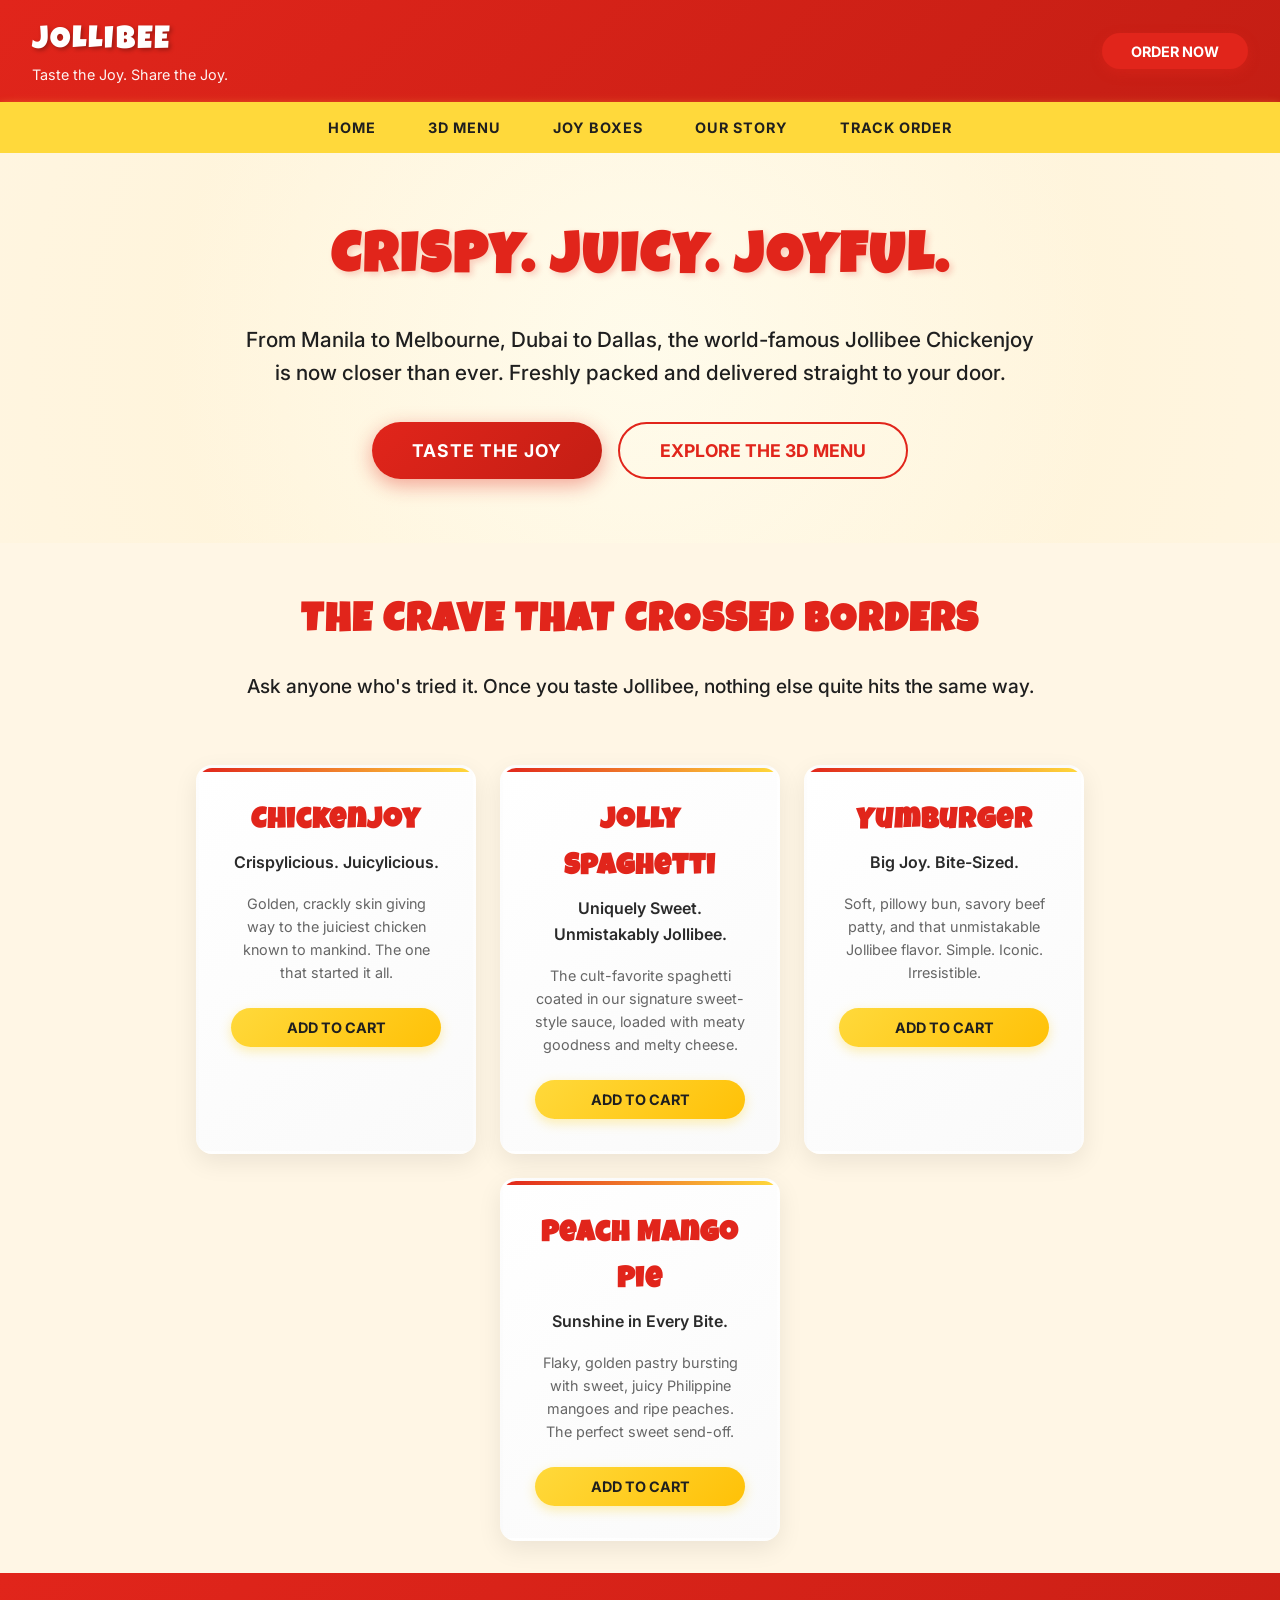
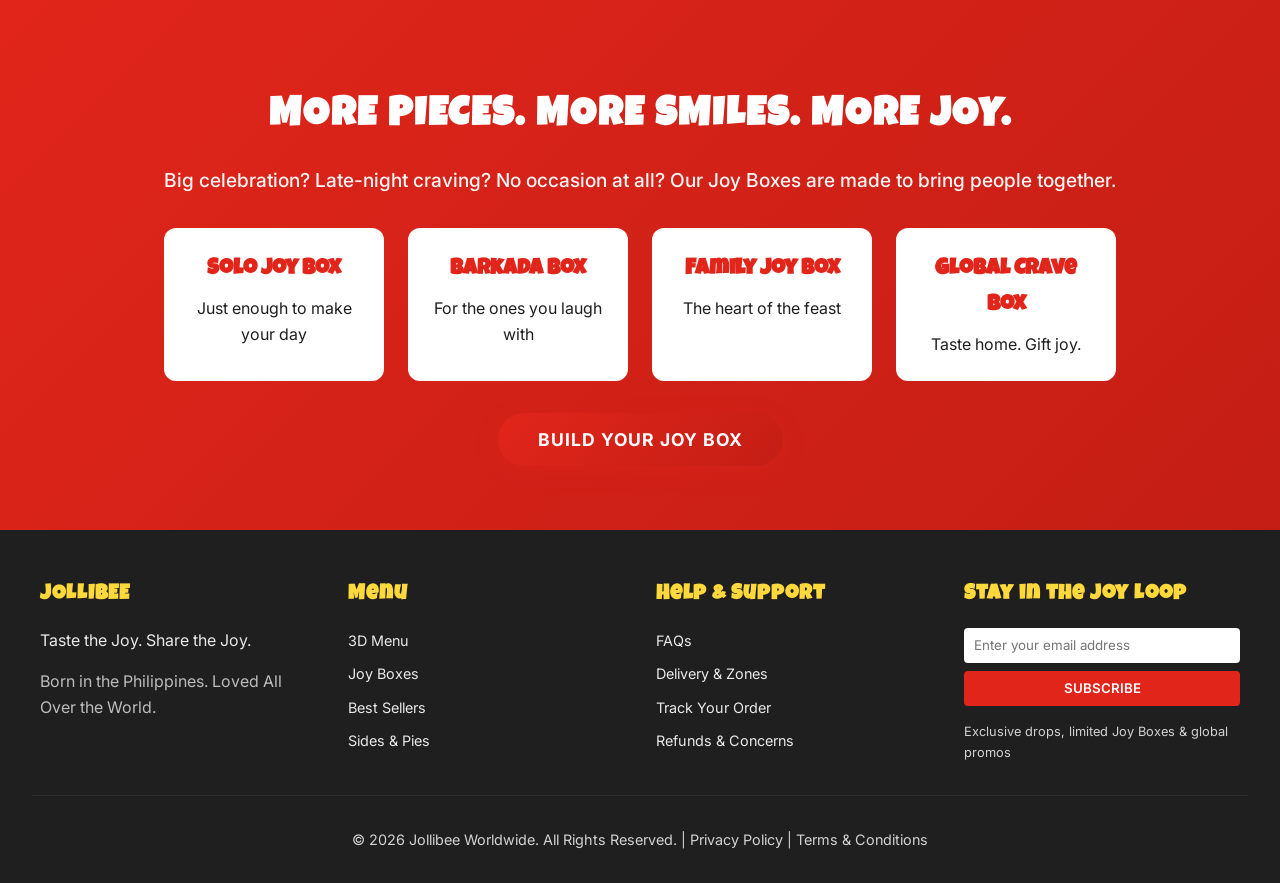
<file: Index.html>
<!DOCTYPE html>
<html lang="en">
<head>
    <meta charset="UTF-8">
    <meta name="viewport" content="width=device-width, initial-scale=1.0">
    <title>Jollibee - Taste the Joy Worldwide</title>
    <link href="https://fonts.googleapis.com/css2?family=Luckiest+Guy&family=Inter:wght@400;500;700&display=swap" rel="stylesheet">
    <style>
        :root {
            --jollibee-red: #e1251b;
            --joy-yellow: #ffd93b;
            --warm-cream: #fff6e5;
            --rich-charcoal: #1f1f1f;
            --pure-white: #ffffff;
        }
        
        * {
            margin: 0;
            padding: 0;
            box-sizing: border-box;
        }
        
        body {
            font-family: 'Inter', sans-serif;
            background-color: var(--warm-cream);
            line-height: 1.6;
        }
        
        header {
            background: linear-gradient(135deg, var(--jollibee-red) 0%, #c41e14 100%);
            color: var(--pure-white);
            padding: 1rem 2rem;
            display: flex;
            justify-content: space-between;
            align-items: center;
            box-shadow: 0 4px 12px rgba(225, 37, 27, 0.3);
        }
        
        .logo {
            font-family: 'Luckiest Guy', cursive;
            font-size: 2rem;
            letter-spacing: 2px;
            text-shadow: 2px 2px 4px rgba(0,0,0,0.3);
        }
        
        .tagline {
            font-size: 0.9rem;
            opacity: 0.95;
            margin-top: -4px;
        }
        
        nav {
            background-color: var(--joy-yellow);
            padding: 0.8rem;
            text-align: center;
            box-shadow: 0 2px 8px rgba(255, 217, 59, 0.4);
        }
        
        nav a {
            color: var(--rich-charcoal);
            text-decoration: none;
            margin: 0 1.5rem;
            font-weight: 700;
            font-size: 0.9rem;
            letter-spacing: 1px;
            transition: all 0.3s ease;
            position: relative;
        }
        
        nav a:hover {
            color: var(--jollibee-red);
        }
        
        nav a::after {
            content: '';
            position: absolute;
            bottom: -4px;
            left: 0;
            width: 0;
            height: 2px;
            background-color: var(--jollibee-red);
            transition: width 0.3s ease;
        }
        
        nav a:hover::after {
            width: 100%;
        }
        
        .order-btn {
            background-color: var(--jollibee-red);
            color: var(--pure-white);
            padding: 0.6rem 1.8rem;
            border: none;
            border-radius: 25px;
            font-family: 'Inter', sans-serif;
            font-weight: 700;
            font-size: 0.9rem;
            cursor: pointer;
            transition: all 0.3s ease;
            box-shadow: 0 4px 12px rgba(225, 37, 27, 0.4);
        }
        
        .order-btn:hover {
            background-color: #c41e14;
            transform: translateY(-2px);
            box-shadow: 0 6px 20px rgba(225, 37, 27, 0.5);
        }
        
        .hero {
            text-align: center;
            padding: 4rem 2rem;
            background: radial-gradient(circle at center, var(--pure-white) 0%, var(--warm-cream) 70%);
            position: relative;
            overflow: hidden;
        }
        
        .hero::before {
            content: '';
            position: absolute;
            top: -50%;
            left: -50%;
            width: 200%;
            height: 200%;
            background: radial-gradient(circle, rgba(255, 217, 59, 0.1) 0%, transparent 70%);
            animation: float 20s ease-in-out infinite;
        }
        
        @keyframes float {
            0%, 100% { transform: translate(0, 0) rotate(0deg); }
            33% { transform: translate(30px, -50px) rotate(120deg); }
            66% { transform: translate(-20px, 20px) rotate(240deg); }
        }
        
        .hero-content {
            position: relative;
            z-index: 1;
            max-width: 800px;
            margin: 0 auto;
        }
        
        .hero h1 {
            font-family: 'Luckiest Guy', cursive;
            color: var(--jollibee-red);
            font-size: 3.5rem;
            letter-spacing: 3px;
            margin-bottom: 1rem;
            text-shadow: 3px 3px 6px rgba(225, 37, 27, 0.2);
        }
        
        .hero p {
            font-size: 1.3rem;
            color: var(--rich-charcoal);
            margin-bottom: 2rem;
            font-weight: 500;
        }
        
        .cta-group {
            display: flex;
            gap: 1rem;
            justify-content: center;
            flex-wrap: wrap;
        }
        
        .primary-cta {
            background: linear-gradient(135deg, var(--jollibee-red) 0%, #c41e14 100%);
            color: var(--pure-white);
            padding: 1rem 2.5rem;
            border: none;
            border-radius: 30px;
            font-family: 'Inter', sans-serif;
            font-weight: 700;
            font-size: 1.1rem;
            cursor: pointer;
            transition: all 0.3s ease;
            box-shadow: 0 6px 20px rgba(225, 37, 27, 0.4);
            letter-spacing: 1px;
        }
        
        .primary-cta:hover {
            transform: translateY(-3px) scale(1.05);
            box-shadow: 0 10px 30px rgba(225, 37, 27, 0.6);
        }
        
        .secondary-cta {
            background: transparent;
            color: var(--jollibee-red);
            padding: 1rem 2.5rem;
            border: 2px solid var(--jollibee-red);
            border-radius: 30px;
            font-family: 'Inter', sans-serif;
            font-weight: 700;
            font-size: 1.1rem;
            cursor: pointer;
            transition: all 0.3s ease;
        }
        
        .secondary-cta:hover {
            background-color: var(--jollibee-red);
            color: var(--pure-white);
            transform: translateY(-3px);
        }
        
        .section-title {
            text-align: center;
            font-family: 'Luckiest Guy', cursive;
            color: var(--jollibee-red);
            font-size: 2.5rem;
            margin: 3rem 0 1rem;
            letter-spacing: 2px;
        }
        
        .section-subtitle {
            text-align: center;
            font-size: 1.2rem;
            color: var(--rich-charcoal);
            margin-bottom: 2rem;
            font-weight: 500;
        }
        
        .products {
            display: flex;
            flex-wrap: wrap;
            justify-content: center;
            gap: 1.5rem;
            padding: 2rem;
            max-width: 1200px;
            margin: 0 auto;
        }
        
        .product-card {
            background: linear-gradient(145deg, var(--pure-white) 0%, #fafafa 100%);
            border-radius: 16px;
            padding: 2rem;
            width: 280px;
            text-align: center;
            box-shadow: 0 8px 24px rgba(0,0,0,0.08);
            transition: all 0.4s ease;
            border: 3px solid transparent;
            position: relative;
            overflow: hidden;
        }
        
        .product-card::before {
            content: '';
            position: absolute;
            top: 0;
            left: 0;
            width: 100%;
            height: 4px;
            background: linear-gradient(90deg, var(--jollibee-red), var(--joy-yellow));
        }
        
        .product-card:hover {
            transform: translateY(-10px) scale(1.02);
            box-shadow: 0 16px 40px rgba(225, 37, 27, 0.15);
            border-color: var(--joy-yellow);
        }
        
        .product-card h2 {
            font-family: 'Luckiest Guy', cursive;
            color: var(--jollibee-red);
            font-size: 1.8rem;
            margin-bottom: 0.5rem;
            letter-spacing: 1px;
        }
        
        .product-card .tagline {
            color: var(--rich-charcoal);
            font-weight: 600;
            margin-bottom: 1rem;
            font-size: 1rem;
        }
        
        .product-card .description {
            color: #666;
            font-size: 0.9rem;
            margin-bottom: 1.5rem;
            min-height: 60px;
        }
        
        .add-to-cart {
            background: linear-gradient(135deg, var(--joy-yellow) 0%, #ffc107 100%);
            color: var(--rich-charcoal);
            padding: 0.7rem 2rem;
            border: none;
            border-radius: 25px;
            font-family: 'Inter', sans-serif;
            font-weight: 700;
            font-size: 0.9rem;
            cursor: pointer;
            transition: all 0.3s ease;
            box-shadow: 0 4px 12px rgba(255, 217, 59, 0.4);
            width: 100%;
        }
        
        .add-to-cart:hover {
            background: linear-gradient(135deg, #ffc107 0%, var(--joy-yellow) 100%);
            transform: scale(1.05);
            box-shadow: 0 6px 20px rgba(255, 217, 59, 0.6);
        }
        
        .joy-boxes {
            background: linear-gradient(135deg, var(--jollibee-red) 0%, #c41e14 100%);
            color: var(--pure-white);
            padding: 4rem 2rem;
            text-align: center;
        }
        
        .joy-boxes .section-title {
            color: var(--pure-white);
        }
        
        .joy-boxes .section-subtitle {
            color: var(--pure-white);
            opacity: 0.95;
        }
        
        .boxes-container {
            display: flex;
            flex-wrap: wrap;
            justify-content: center;
            gap: 1.5rem;
            max-width: 1000px;
            margin: 2rem auto 0;
        }
        
        .box-card {
            background-color: var(--pure-white);
            color: var(--rich-charcoal);
            border-radius: 12px;
            padding: 1.5rem;
            width: 220px;
            text-align: center;
            transition: all 0.3s ease;
            cursor: pointer;
        }
        
        .box-card:hover {
            transform: scale(1.05);
            box-shadow: 0 12px 30px rgba(0,0,0,0.3);
        }
        
        .box-card h3 {
            color: var(--jollibee-red);
            font-family: 'Luckiest Guy', cursive;
            font-size: 1.4rem;
            margin-bottom: 0.5rem;
        }
        
        footer {
            background-color: var(--rich-charcoal);
            color: var(--pure-white);
            padding: 3rem 2rem 2rem;
        }
        
        .footer-content {
            display: grid;
            grid-template-columns: repeat(auto-fit, minmax(200px, 1fr));
            gap: 2rem;
            max-width: 1200px;
            margin: 0 auto;
        }
        
        .footer-section h4 {
            color: var(--joy-yellow);
            font-family: 'Luckiest Guy', cursive;
            font-size: 1.3rem;
            margin-bottom: 1rem;
            letter-spacing: 1px;
        }
        
        .footer-section ul {
            list-style: none;
        }
        
        .footer-section ul li {
            margin-bottom: 0.5rem;
        }
        
        .footer-section ul li a {
            color: var(--pure-white);
            text-decoration: none;
            opacity: 0.9;
            transition: all 0.2s ease;
            font-size: 0.9rem;
        }
        
        .footer-section ul li a:hover {
            opacity: 1;
            color: var(--joy-yellow);
            padding-left: 5px;
        }
        
        .newsletter input {
            padding: 0.6rem;
            border: none;
            border-radius: 4px;
            width: 100%;
            margin-bottom: 0.5rem;
            font-family: 'Inter', sans-serif;
        }
        
        .newsletter button {
            background-color: var(--jollibee-red);
            color: var(--pure-white);
            padding: 0.6rem 1.5rem;
            border: none;
            border-radius: 4px;
            cursor: pointer;
            font-family: 'Inter', sans-serif;
            font-weight: 600;
            width: 100%;
        }
        
        .footer-bottom {
            text-align: center;
            margin-top: 2rem;
            padding-top: 2rem;
            border-top: 1px solid #333;
            opacity: 0.8;
            font-size: 0.9rem;
        }
        
        @media (max-width: 768px) {
            header {
                flex-direction: column;
                gap: 0.5rem;
            }
            nav a {
                margin: 0 0.8rem;
                font-size: 0.8rem;
            }
            .hero h1 {
                font-size: 2.5rem;
            }
            .hero p {
                font-size: 1.1rem;
            }
            .cta-group {
                flex-direction: column;
                align-items: center;
            }
            .section-title {
                font-size: 2rem;
            }
        }
    </style>
</head>
<body>
    <header>
        <div>
            <div class="logo">JOLLIBEE</div>
            <div class="tagline">Taste the Joy. Share the Joy.</div>
        </div>
        <button class="order-btn">ORDER NOW</button>
    </header>
    
    <nav>
        <a href="#home">HOME</a>
        <a href="#menu">3D MENU</a>
        <a href="#joyboxes">JOY BOXES</a>
        <a href="#story">OUR STORY</a>
        <a href="#track">TRACK ORDER</a>
    </nav>
    
    <section class="hero" id="home">
        <div class="hero-content">
            <h1>CRISPY. JUICY. JOYFUL.</h1>
            <p>From Manila to Melbourne, Dubai to Dallas, the world-famous Jollibee Chickenjoy is now closer than ever. Freshly packed and delivered straight to your door.</p>
            <div class="cta-group">
                <button class="primary-cta">TASTE THE JOY</button>
                <button class="secondary-cta">EXPLORE THE 3D MENU</button>
            </div>
        </div>
    </section>
    
    <section id="menu">
        <h2 class="section-title">THE CRAVE THAT CROSSED BORDERS</h2>
        <p class="section-subtitle">Ask anyone who's tried it. Once you taste Jollibee, nothing else quite hits the same way.</p>
        <div class="products">
            <div class="product-card">
                <h2>Chickenjoy</h2>
                <p class="tagline">Crispylicious. Juicylicious.</p>
                <p class="description">Golden, crackly skin giving way to the juiciest chicken known to mankind. The one that started it all.</p>
                <button class="add-to-cart">ADD TO CART</button>
            </div>
            <div class="product-card">
                <h2>Jolly Spaghetti</h2>
                <p class="tagline">Uniquely Sweet. Unmistakably Jollibee.</p>
                <p class="description">The cult-favorite spaghetti coated in our signature sweet-style sauce, loaded with meaty goodness and melty cheese.</p>
                <button class="add-to-cart">ADD TO CART</button>
            </div>
            <div class="product-card">
                <h2>Yumburger</h2>
                <p class="tagline">Big Joy. Bite-Sized.</p>
                <p class="description">Soft, pillowy bun, savory beef patty, and that unmistakable Jollibee flavor. Simple. Iconic. Irresistible.</p>
                <button class="add-to-cart">ADD TO CART</button>
            </div>
            <div class="product-card">
                <h2>Peach Mango Pie</h2>
                <p class="tagline">Sunshine in Every Bite.</p>
                <p class="description">Flaky, golden pastry bursting with sweet, juicy Philippine mangoes and ripe peaches. The perfect sweet send-off.</p>
                <button class="add-to-cart">ADD TO CART</button>
            </div>
        </div>
    </section>
    
    <section class="joy-boxes" id="joyboxes">
        <h2 class="section-title">MORE PIECES. MORE SMILES. MORE JOY.</h2>
        <p class="section-subtitle">Big celebration? Late-night craving? No occasion at all? Our Joy Boxes are made to bring people together.</p>
        <div class="boxes-container">
            <div class="box-card">
                <h3>Solo Joy Box</h3>
                <p>Just enough to make your day</p>
            </div>
            <div class="box-card">
                <h3>Barkada Box</h3>
                <p>For the ones you laugh with</p>
            </div>
            <div class="box-card">
                <h3>Family Joy Box</h3>
                <p>The heart of the feast</p>
            </div>
            <div class="box-card">
                <h3>Global Crave Box</h3>
                <p>Taste home. Gift joy.</p>
            </div>
        </div>
        <button class="primary-cta" style="margin-top: 2rem;">BUILD YOUR JOY BOX</button>
    </section>
    
    <footer>
        <div class="footer-content">
            <div class="footer-section">
                <h4>JOLLIBEE</h4>
                <p style="opacity: 0.9; margin-bottom: 1rem;">Taste the Joy. Share the Joy.</p>
                <p style="opacity: 0.7;">Born in the Philippines. Loved All Over the World.</p>
            </div>
            <div class="footer-section">
                <h4>Menu</h4>
                <ul>
                    <li><a href="#menu">3D Menu</a></li>
                    <li><a href="#joyboxes">Joy Boxes</a></li>
                    <li><a href="#menu">Best Sellers</a></li>
                    <li><a href="#menu">Sides & Pies</a></li>
                </ul>
            </div>
            <div class="footer-section">
                <h4>Help & Support</h4>
                <ul>
                    <li><a href="#">FAQs</a></li>
                    <li><a href="#">Delivery & Zones</a></li>
                    <li><a href="#">Track Your Order</a></li>
                    <li><a href="#">Refunds & Concerns</a></li>
                </ul>
            </div>
            <div class="footer-section">
                <h4>Stay in the Joy Loop</h4>
                <div class="newsletter">
                    <input type="email" placeholder="Enter your email address">
                    <button>SUBSCRIBE</button>
                </div>
                <p style="margin-top: 1rem; font-size: 0.8rem; opacity: 0.8;">Exclusive drops, limited Joy Boxes & global promos</p>
            </div>
        </div>
        <div class="footer-bottom">
            <p>© 2026 Jollibee Worldwide. All Rights Reserved. | Privacy Policy | Terms & Conditions</p>
        </div>
    </footer>
</body>
</html>
</file>
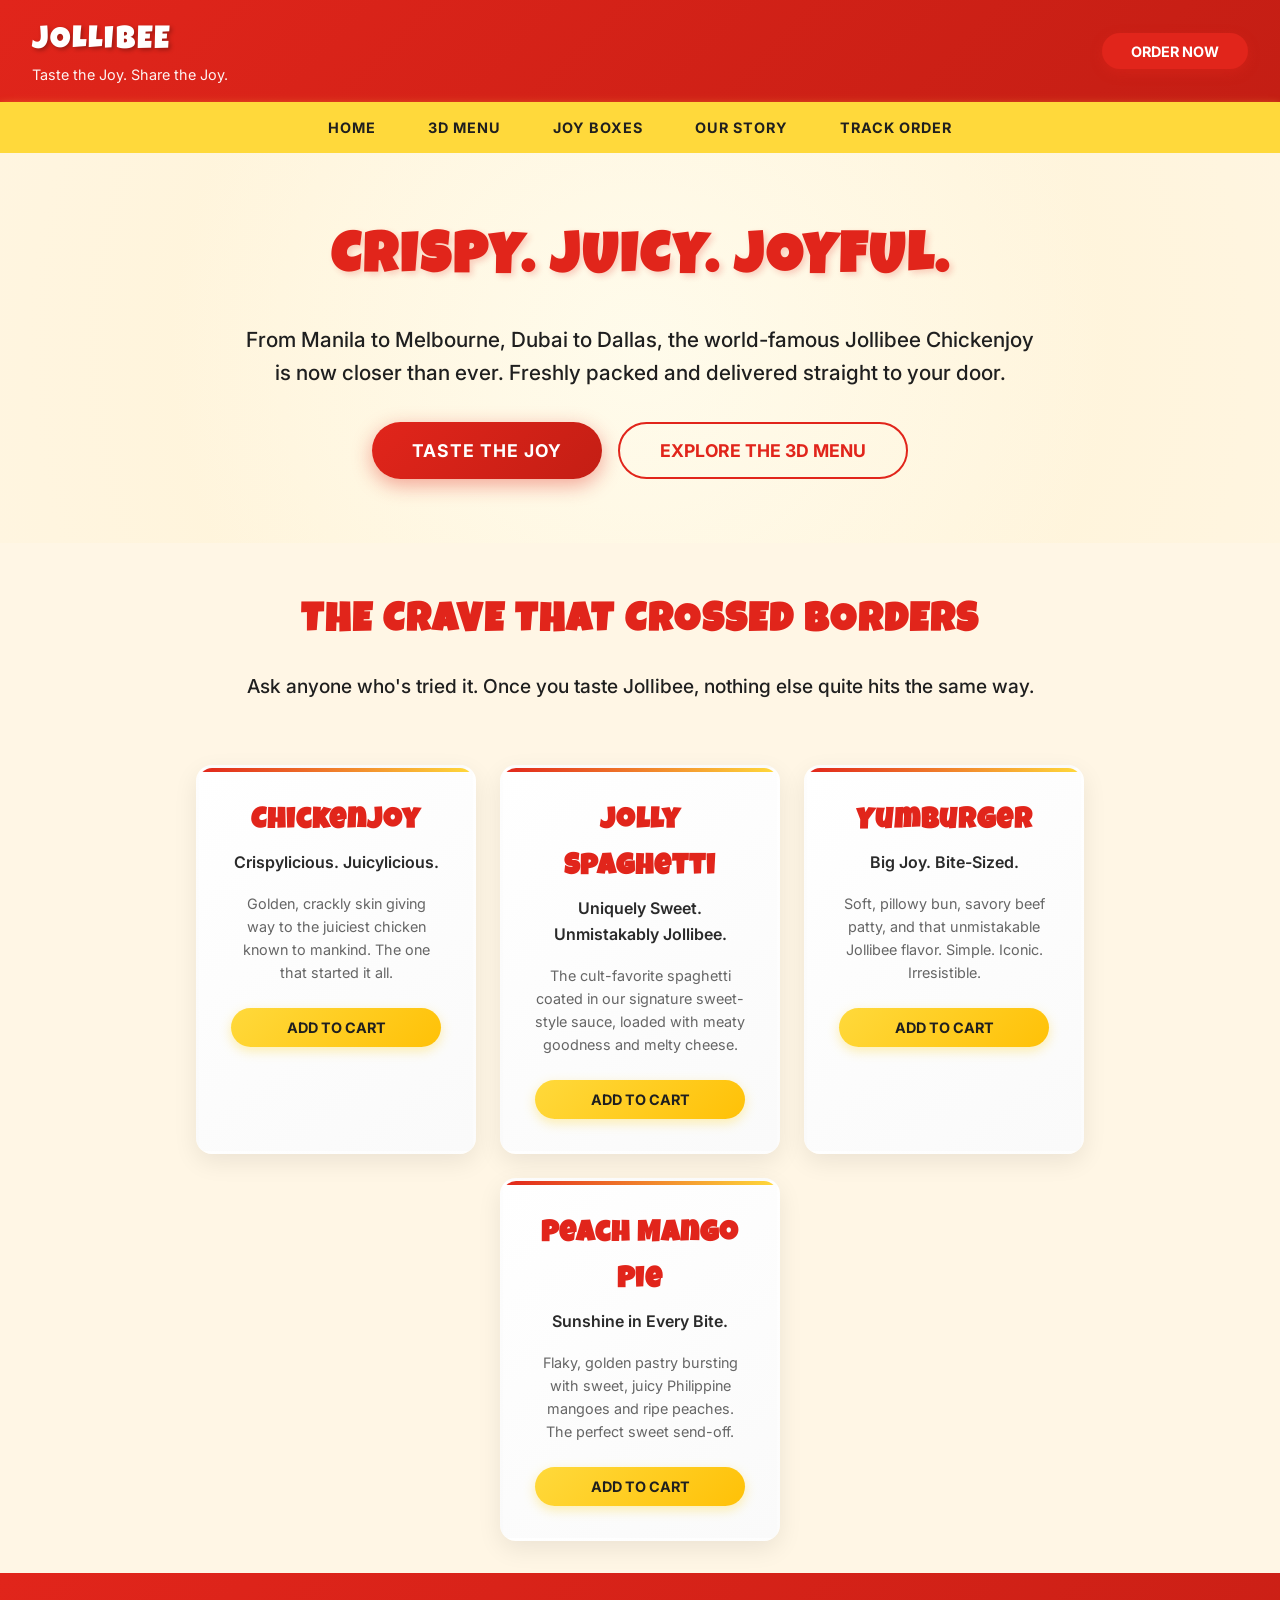
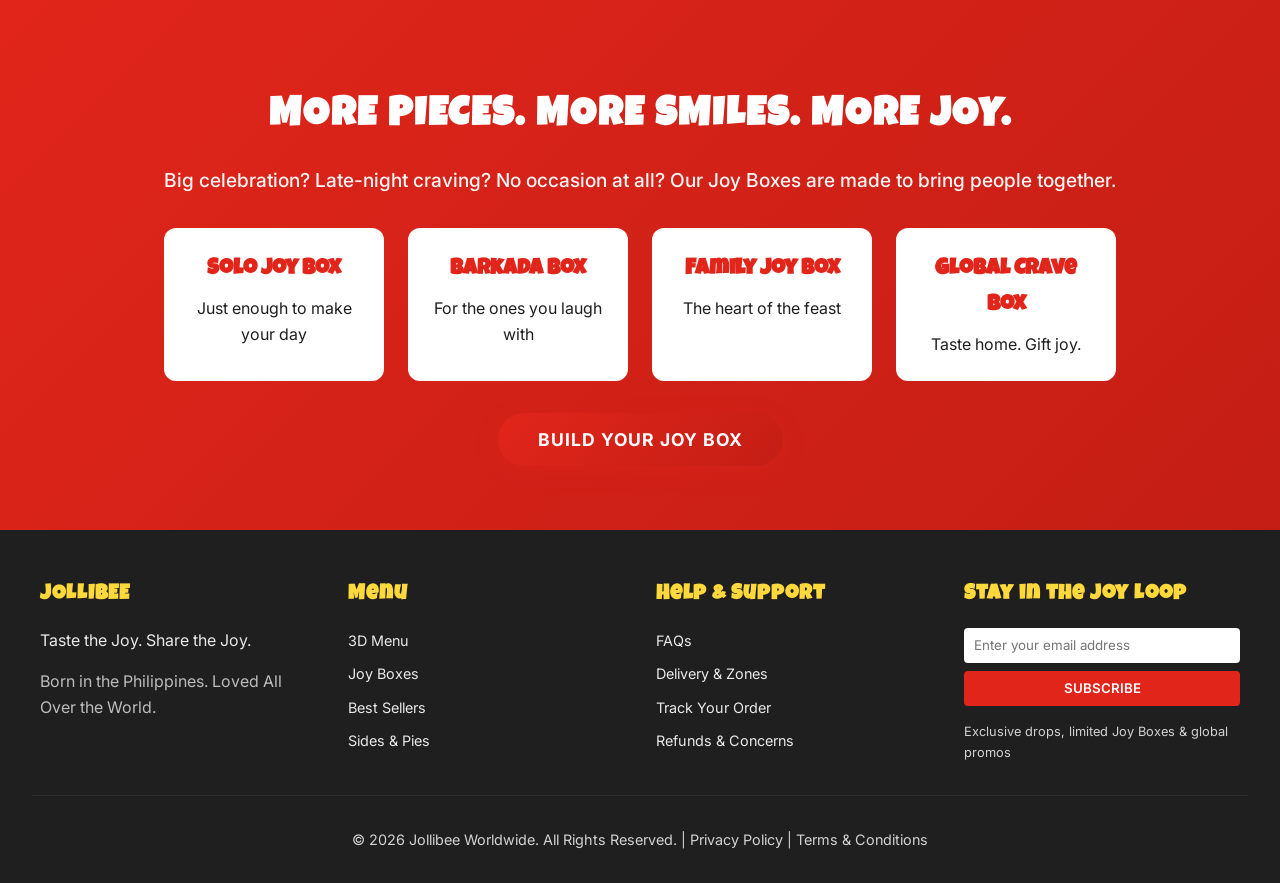
<file: midterm.html>
<!DOCTYPE html>
<html lang="en">
<head>
    <meta charset="UTF-8">
    <meta name="viewport" content="width=device-width, initial-scale=1.0">
    <title>Jollibee - Taste the Joy Worldwide</title>
    <link href="https://fonts.googleapis.com/css2?family=Luckiest+Guy&family=Inter:wght@400;500;700&display=swap" rel="stylesheet">
    <style>
        :root {
            --jollibee-red: #e1251b;
            --joy-yellow: #ffd93b;
            --warm-cream: #fff6e5;
            --rich-charcoal: #1f1f1f;
            --pure-white: #ffffff;
        }
        
        * {
            margin: 0;
            padding: 0;
            box-sizing: border-box;
        }
        
        body {
            font-family: 'Inter', sans-serif;
            background-color: var(--warm-cream);
            line-height: 1.6;
        }
        
        header {
            background: linear-gradient(135deg, var(--jollibee-red) 0%, #c41e14 100%);
            color: var(--pure-white);
            padding: 1rem 2rem;
            display: flex;
            justify-content: space-between;
            align-items: center;
            box-shadow: 0 4px 12px rgba(225, 37, 27, 0.3);
        }
        
        .logo {
            font-family: 'Luckiest Guy', cursive;
            font-size: 2rem;
            letter-spacing: 2px;
            text-shadow: 2px 2px 4px rgba(0,0,0,0.3);
        }
        
        .tagline {
            font-size: 0.9rem;
            opacity: 0.95;
            margin-top: -4px;
        }
        
        nav {
            background-color: var(--joy-yellow);
            padding: 0.8rem;
            text-align: center;
            box-shadow: 0 2px 8px rgba(255, 217, 59, 0.4);
        }
        
        nav a {
            color: var(--rich-charcoal);
            text-decoration: none;
            margin: 0 1.5rem;
            font-weight: 700;
            font-size: 0.9rem;
            letter-spacing: 1px;
            transition: all 0.3s ease;
            position: relative;
        }
        
        nav a:hover {
            color: var(--jollibee-red);
        }
        
        nav a::after {
            content: '';
            position: absolute;
            bottom: -4px;
            left: 0;
            width: 0;
            height: 2px;
            background-color: var(--jollibee-red);
            transition: width 0.3s ease;
        }
        
        nav a:hover::after {
            width: 100%;
        }
        
        .order-btn {
            background-color: var(--jollibee-red);
            color: var(--pure-white);
            padding: 0.6rem 1.8rem;
            border: none;
            border-radius: 25px;
            font-family: 'Inter', sans-serif;
            font-weight: 700;
            font-size: 0.9rem;
            cursor: pointer;
            transition: all 0.3s ease;
            box-shadow: 0 4px 12px rgba(225, 37, 27, 0.4);
        }
        
        .order-btn:hover {
            background-color: #c41e14;
            transform: translateY(-2px);
            box-shadow: 0 6px 20px rgba(225, 37, 27, 0.5);
        }
        
        .hero {
            text-align: center;
            padding: 4rem 2rem;
            background: radial-gradient(circle at center, var(--pure-white) 0%, var(--warm-cream) 70%);
            position: relative;
            overflow: hidden;
        }
        
        .hero::before {
            content: '';
            position: absolute;
            top: -50%;
            left: -50%;
            width: 200%;
            height: 200%;
            background: radial-gradient(circle, rgba(255, 217, 59, 0.1) 0%, transparent 70%);
            animation: float 20s ease-in-out infinite;
        }
        
        @keyframes float {
            0%, 100% { transform: translate(0, 0) rotate(0deg); }
            33% { transform: translate(30px, -50px) rotate(120deg); }
            66% { transform: translate(-20px, 20px) rotate(240deg); }
        }
        
        .hero-content {
            position: relative;
            z-index: 1;
            max-width: 800px;
            margin: 0 auto;
        }
        
        .hero h1 {
            font-family: 'Luckiest Guy', cursive;
            color: var(--jollibee-red);
            font-size: 3.5rem;
            letter-spacing: 3px;
            margin-bottom: 1rem;
            text-shadow: 3px 3px 6px rgba(225, 37, 27, 0.2);
        }
        
        .hero p {
            font-size: 1.3rem;
            color: var(--rich-charcoal);
            margin-bottom: 2rem;
            font-weight: 500;
        }
        
        .cta-group {
            display: flex;
            gap: 1rem;
            justify-content: center;
            flex-wrap: wrap;
        }
        
        .primary-cta {
            background: linear-gradient(135deg, var(--jollibee-red) 0%, #c41e14 100%);
            color: var(--pure-white);
            padding: 1rem 2.5rem;
            border: none;
            border-radius: 30px;
            font-family: 'Inter', sans-serif;
            font-weight: 700;
            font-size: 1.1rem;
            cursor: pointer;
            transition: all 0.3s ease;
            box-shadow: 0 6px 20px rgba(225, 37, 27, 0.4);
            letter-spacing: 1px;
        }
        
        .primary-cta:hover {
            transform: translateY(-3px) scale(1.05);
            box-shadow: 0 10px 30px rgba(225, 37, 27, 0.6);
        }
        
        .secondary-cta {
            background: transparent;
            color: var(--jollibee-red);
            padding: 1rem 2.5rem;
            border: 2px solid var(--jollibee-red);
            border-radius: 30px;
            font-family: 'Inter', sans-serif;
            font-weight: 700;
            font-size: 1.1rem;
            cursor: pointer;
            transition: all 0.3s ease;
        }
        
        .secondary-cta:hover {
            background-color: var(--jollibee-red);
            color: var(--pure-white);
            transform: translateY(-3px);
        }
        
        .section-title {
            text-align: center;
            font-family: 'Luckiest Guy', cursive;
            color: var(--jollibee-red);
            font-size: 2.5rem;
            margin: 3rem 0 1rem;
            letter-spacing: 2px;
        }
        
        .section-subtitle {
            text-align: center;
            font-size: 1.2rem;
            color: var(--rich-charcoal);
            margin-bottom: 2rem;
            font-weight: 500;
        }
        
        .products {
            display: flex;
            flex-wrap: wrap;
            justify-content: center;
            gap: 1.5rem;
            padding: 2rem;
            max-width: 1200px;
            margin: 0 auto;
        }
        
        .product-card {
            background: linear-gradient(145deg, var(--pure-white) 0%, #fafafa 100%);
            border-radius: 16px;
            padding: 2rem;
            width: 280px;
            text-align: center;
            box-shadow: 0 8px 24px rgba(0,0,0,0.08);
            transition: all 0.4s ease;
            border: 3px solid transparent;
            position: relative;
            overflow: hidden;
        }
        
        .product-card::before {
            content: '';
            position: absolute;
            top: 0;
            left: 0;
            width: 100%;
            height: 4px;
            background: linear-gradient(90deg, var(--jollibee-red), var(--joy-yellow));
        }
        
        .product-card:hover {
            transform: translateY(-10px) scale(1.02);
            box-shadow: 0 16px 40px rgba(225, 37, 27, 0.15);
            border-color: var(--joy-yellow);
        }
        
        .product-card h2 {
            font-family: 'Luckiest Guy', cursive;
            color: var(--jollibee-red);
            font-size: 1.8rem;
            margin-bottom: 0.5rem;
            letter-spacing: 1px;
        }
        
        .product-card .tagline {
            color: var(--rich-charcoal);
            font-weight: 600;
            margin-bottom: 1rem;
            font-size: 1rem;
        }
        
        .product-card .description {
            color: #666;
            font-size: 0.9rem;
            margin-bottom: 1.5rem;
            min-height: 60px;
        }
        
        .add-to-cart {
            background: linear-gradient(135deg, var(--joy-yellow) 0%, #ffc107 100%);
            color: var(--rich-charcoal);
            padding: 0.7rem 2rem;
            border: none;
            border-radius: 25px;
            font-family: 'Inter', sans-serif;
            font-weight: 700;
            font-size: 0.9rem;
            cursor: pointer;
            transition: all 0.3s ease;
            box-shadow: 0 4px 12px rgba(255, 217, 59, 0.4);
            width: 100%;
        }
        
        .add-to-cart:hover {
            background: linear-gradient(135deg, #ffc107 0%, var(--joy-yellow) 100%);
            transform: scale(1.05);
            box-shadow: 0 6px 20px rgba(255, 217, 59, 0.6);
        }
        
        .joy-boxes {
            background: linear-gradient(135deg, var(--jollibee-red) 0%, #c41e14 100%);
            color: var(--pure-white);
            padding: 4rem 2rem;
            text-align: center;
        }
        
        .joy-boxes .section-title {
            color: var(--pure-white);
        }
        
        .joy-boxes .section-subtitle {
            color: var(--pure-white);
            opacity: 0.95;
        }
        
        .boxes-container {
            display: flex;
            flex-wrap: wrap;
            justify-content: center;
            gap: 1.5rem;
            max-width: 1000px;
            margin: 2rem auto 0;
        }
        
        .box-card {
            background-color: var(--pure-white);
            color: var(--rich-charcoal);
            border-radius: 12px;
            padding: 1.5rem;
            width: 220px;
            text-align: center;
            transition: all 0.3s ease;
            cursor: pointer;
        }
        
        .box-card:hover {
            transform: scale(1.05);
            box-shadow: 0 12px 30px rgba(0,0,0,0.3);
        }
        
        .box-card h3 {
            color: var(--jollibee-red);
            font-family: 'Luckiest Guy', cursive;
            font-size: 1.4rem;
            margin-bottom: 0.5rem;
        }
        
        footer {
            background-color: var(--rich-charcoal);
            color: var(--pure-white);
            padding: 3rem 2rem 2rem;
        }
        
        .footer-content {
            display: grid;
            grid-template-columns: repeat(auto-fit, minmax(200px, 1fr));
            gap: 2rem;
            max-width: 1200px;
            margin: 0 auto;
        }
        
        .footer-section h4 {
            color: var(--joy-yellow);
            font-family: 'Luckiest Guy', cursive;
            font-size: 1.3rem;
            margin-bottom: 1rem;
            letter-spacing: 1px;
        }
        
        .footer-section ul {
            list-style: none;
        }
        
        .footer-section ul li {
            margin-bottom: 0.5rem;
        }
        
        .footer-section ul li a {
            color: var(--pure-white);
            text-decoration: none;
            opacity: 0.9;
            transition: all 0.2s ease;
            font-size: 0.9rem;
        }
        
        .footer-section ul li a:hover {
            opacity: 1;
            color: var(--joy-yellow);
            padding-left: 5px;
        }
        
        .newsletter input {
            padding: 0.6rem;
            border: none;
            border-radius: 4px;
            width: 100%;
            margin-bottom: 0.5rem;
            font-family: 'Inter', sans-serif;
        }
        
        .newsletter button {
            background-color: var(--jollibee-red);
            color: var(--pure-white);
            padding: 0.6rem 1.5rem;
            border: none;
            border-radius: 4px;
            cursor: pointer;
            font-family: 'Inter', sans-serif;
            font-weight: 600;
            width: 100%;
        }
        
        .footer-bottom {
            text-align: center;
            margin-top: 2rem;
            padding-top: 2rem;
            border-top: 1px solid #333;
            opacity: 0.8;
            font-size: 0.9rem;
        }
        
        @media (max-width: 768px) {
            header {
                flex-direction: column;
                gap: 0.5rem;
            }
            nav a {
                margin: 0 0.8rem;
                font-size: 0.8rem;
            }
            .hero h1 {
                font-size: 2.5rem;
            }
            .hero p {
                font-size: 1.1rem;
            }
            .cta-group {
                flex-direction: column;
                align-items: center;
            }
            .section-title {
                font-size: 2rem;
            }
        }
    </style>
</head>
<body>
    <header>
        <div>
            <div class="logo">JOLLIBEE</div>
            <div class="tagline">Taste the Joy. Share the Joy.</div>
        </div>
        <button class="order-btn">ORDER NOW</button>
    </header>
    
    <nav>
        <a href="#home">HOME</a>
        <a href="#menu">3D MENU</a>
        <a href="#joyboxes">JOY BOXES</a>
        <a href="#story">OUR STORY</a>
        <a href="#track">TRACK ORDER</a>
    </nav>
    
    <section class="hero" id="home">
        <div class="hero-content">
            <h1>CRISPY. JUICY. JOYFUL.</h1>
            <p>From Manila to Melbourne, Dubai to Dallas, the world-famous Jollibee Chickenjoy is now closer than ever. Freshly packed and delivered straight to your door.</p>
            <div class="cta-group">
                <button class="primary-cta">TASTE THE JOY</button>
                <button class="secondary-cta">EXPLORE THE 3D MENU</button>
            </div>
        </div>
    </section>
    
    <section id="menu">
        <h2 class="section-title">THE CRAVE THAT CROSSED BORDERS</h2>
        <p class="section-subtitle">Ask anyone who's tried it. Once you taste Jollibee, nothing else quite hits the same way.</p>
        <div class="products">
            <div class="product-card">
                <h2>Chickenjoy</h2>
                <p class="tagline">Crispylicious. Juicylicious.</p>
                <p class="description">Golden, crackly skin giving way to the juiciest chicken known to mankind. The one that started it all.</p>
                <button class="add-to-cart">ADD TO CART</button>
            </div>
            <div class="product-card">
                <h2>Jolly Spaghetti</h2>
                <p class="tagline">Uniquely Sweet. Unmistakably Jollibee.</p>
                <p class="description">The cult-favorite spaghetti coated in our signature sweet-style sauce, loaded with meaty goodness and melty cheese.</p>
                <button class="add-to-cart">ADD TO CART</button>
            </div>
            <div class="product-card">
                <h2>Yumburger</h2>
                <p class="tagline">Big Joy. Bite-Sized.</p>
                <p class="description">Soft, pillowy bun, savory beef patty, and that unmistakable Jollibee flavor. Simple. Iconic. Irresistible.</p>
                <button class="add-to-cart">ADD TO CART</button>
            </div>
            <div class="product-card">
                <h2>Peach Mango Pie</h2>
                <p class="tagline">Sunshine in Every Bite.</p>
                <p class="description">Flaky, golden pastry bursting with sweet, juicy Philippine mangoes and ripe peaches. The perfect sweet send-off.</p>
                <button class="add-to-cart">ADD TO CART</button>
            </div>
        </div>
    </section>
    
    <section class="joy-boxes" id="joyboxes">
        <h2 class="section-title">MORE PIECES. MORE SMILES. MORE JOY.</h2>
        <p class="section-subtitle">Big celebration? Late-night craving? No occasion at all? Our Joy Boxes are made to bring people together.</p>
        <div class="boxes-container">
            <div class="box-card">
                <h3>Solo Joy Box</h3>
                <p>Just enough to make your day</p>
            </div>
            <div class="box-card">
                <h3>Barkada Box</h3>
                <p>For the ones you laugh with</p>
            </div>
            <div class="box-card">
                <h3>Family Joy Box</h3>
                <p>The heart of the feast</p>
            </div>
            <div class="box-card">
                <h3>Global Crave Box</h3>
                <p>Taste home. Gift joy.</p>
            </div>
        </div>
        <button class="primary-cta" style="margin-top: 2rem;">BUILD YOUR JOY BOX</button>
    </section>
    
    <footer>
        <div class="footer-content">
            <div class="footer-section">
                <h4>JOLLIBEE</h4>
                <p style="opacity: 0.9; margin-bottom: 1rem;">Taste the Joy. Share the Joy.</p>
                <p style="opacity: 0.7;">Born in the Philippines. Loved All Over the World.</p>
            </div>
            <div class="footer-section">
                <h4>Menu</h4>
                <ul>
                    <li><a href="#menu">3D Menu</a></li>
                    <li><a href="#joyboxes">Joy Boxes</a></li>
                    <li><a href="#menu">Best Sellers</a></li>
                    <li><a href="#menu">Sides & Pies</a></li>
                </ul>
            </div>
            <div class="footer-section">
                <h4>Help & Support</h4>
                <ul>
                    <li><a href="#">FAQs</a></li>
                    <li><a href="#">Delivery & Zones</a></li>
                    <li><a href="#">Track Your Order</a></li>
                    <li><a href="#">Refunds & Concerns</a></li>
                </ul>
            </div>
            <div class="footer-section">
                <h4>Stay in the Joy Loop</h4>
                <div class="newsletter">
                    <input type="email" placeholder="Enter your email address">
                    <button>SUBSCRIBE</button>
                </div>
                <p style="margin-top: 1rem; font-size: 0.8rem; opacity: 0.8;">Exclusive drops, limited Joy Boxes & global promos</p>
            </div>
        </div>
        <div class="footer-bottom">
            <p>© 2026 Jollibee Worldwide. All Rights Reserved. | Privacy Policy | Terms & Conditions</p>
        </div>
    </footer>
</body>
</html>
</file>
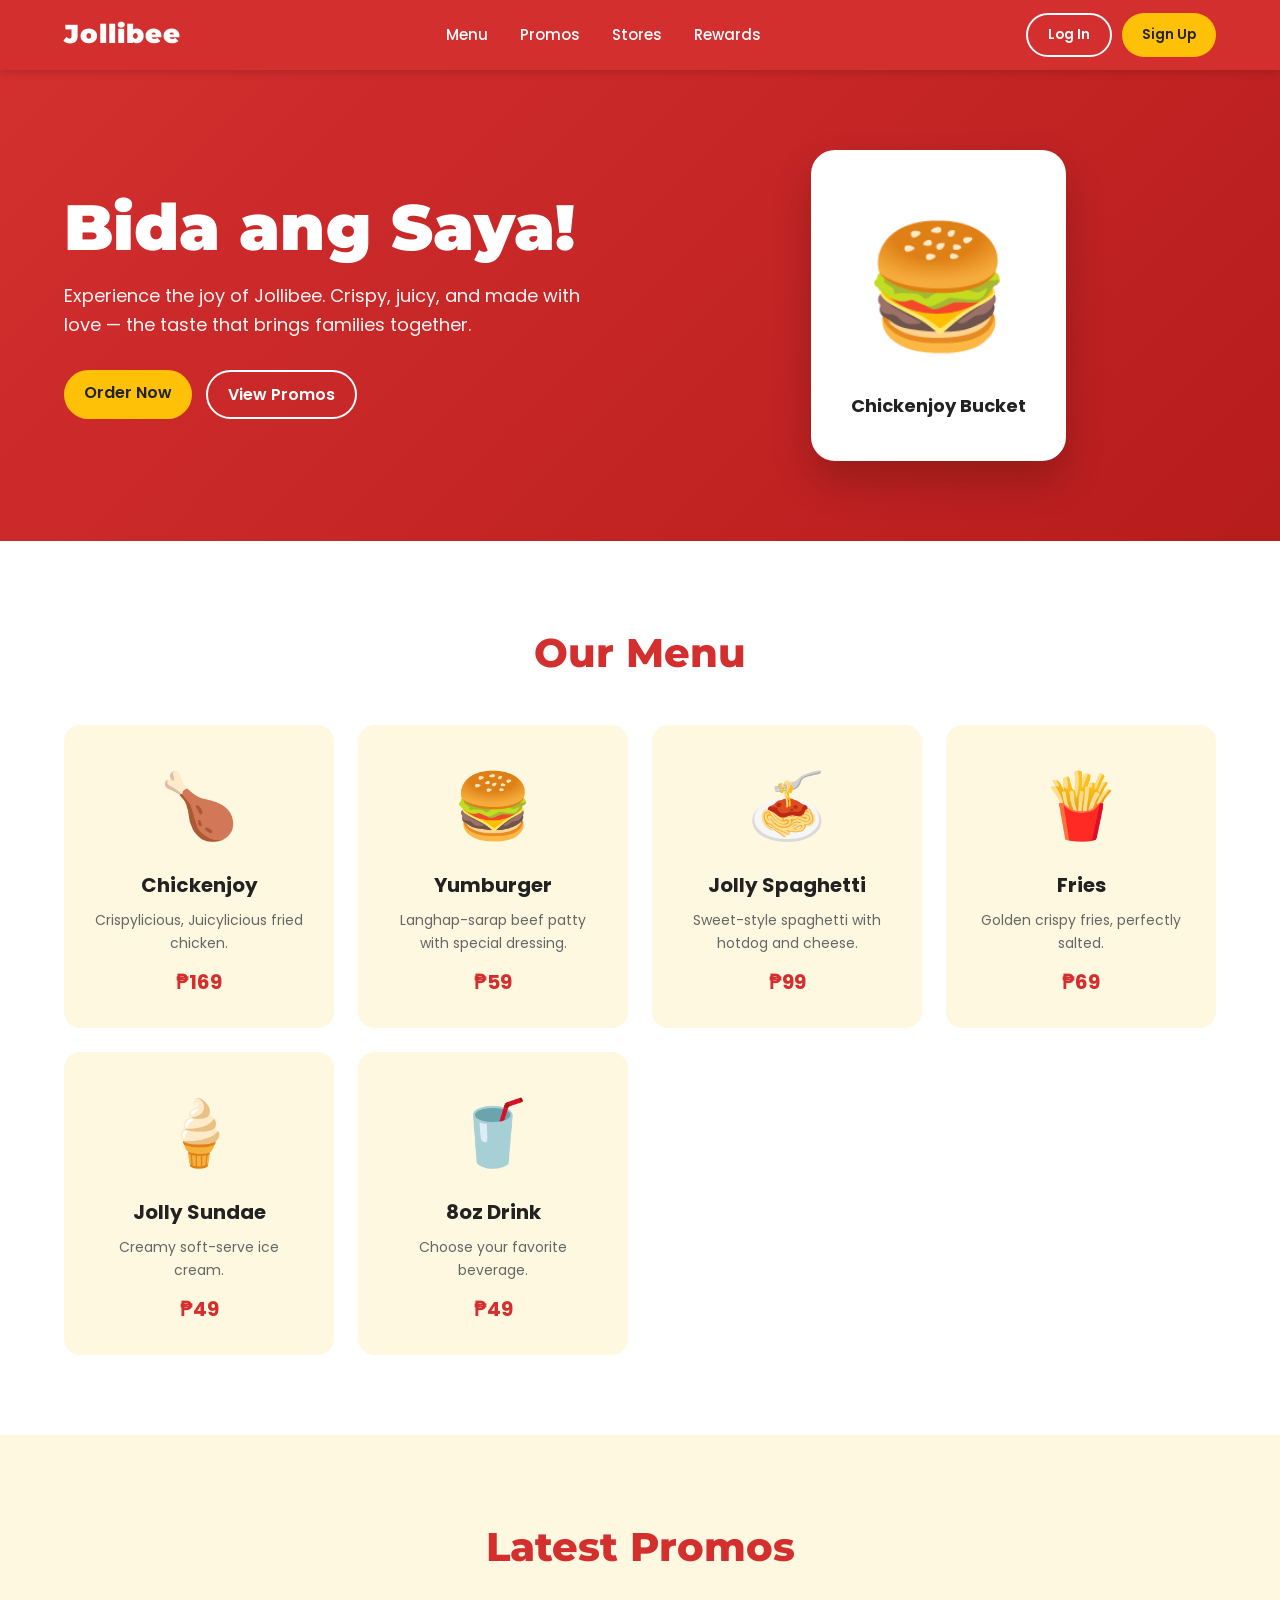
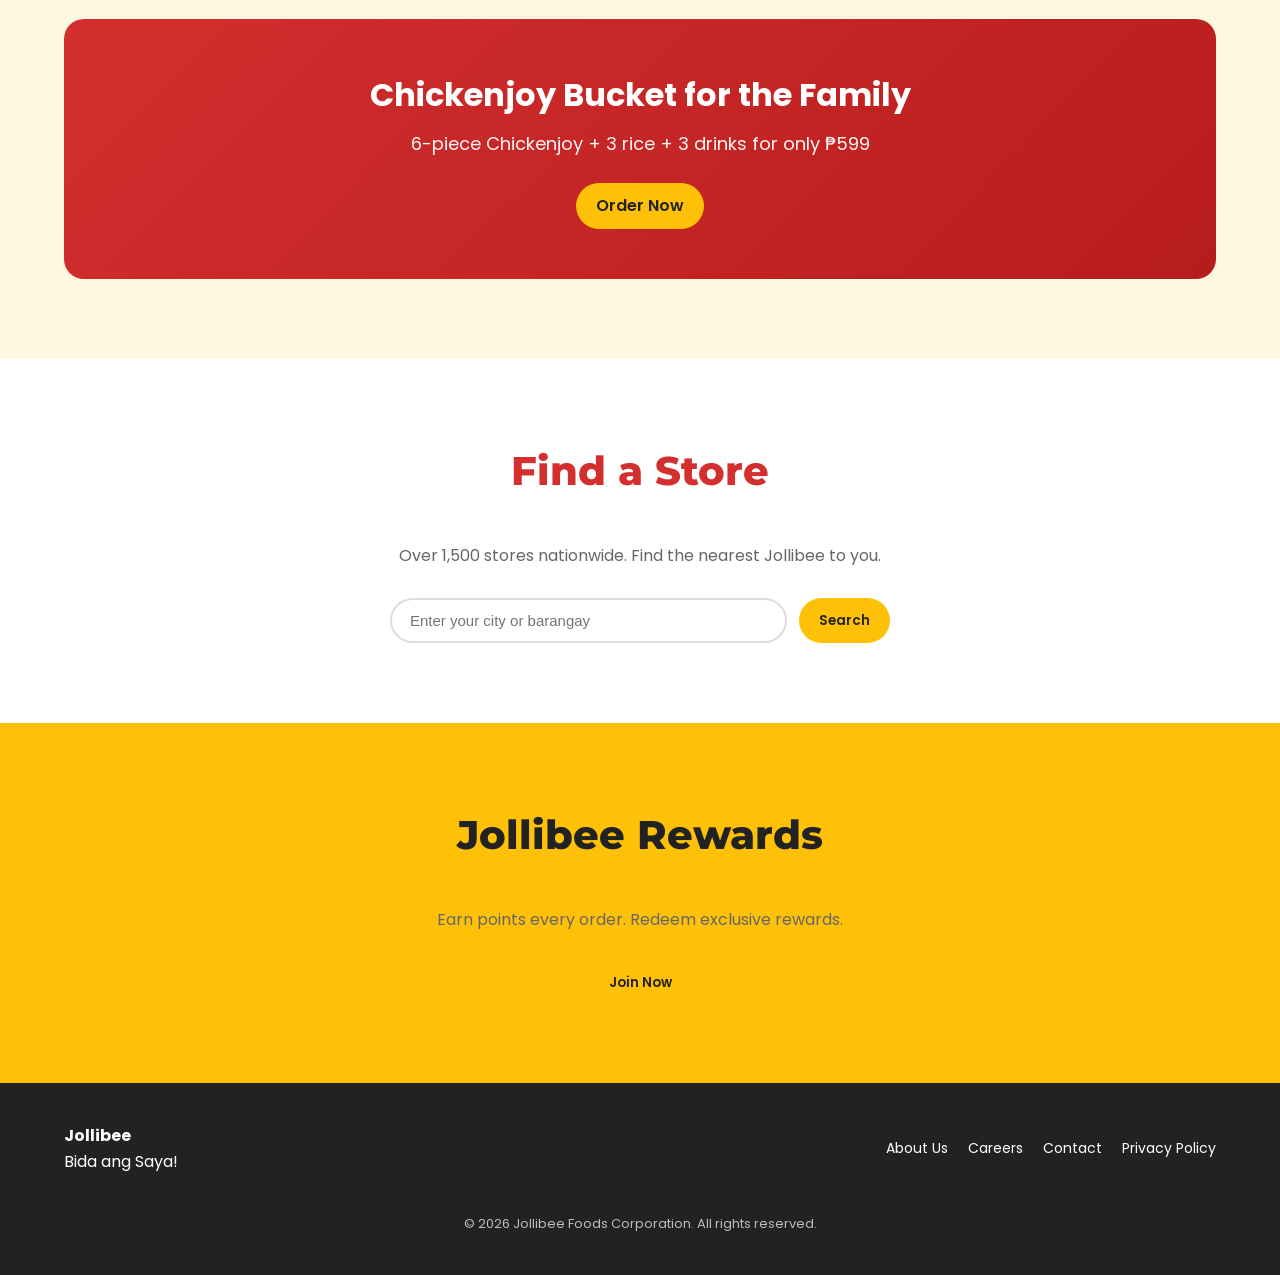
<file: jollibee/index - Copy.html>
<!DOCTYPE html>
<html lang="en">
<head>
<meta charset="UTF-8">
<meta name="viewport" content="width=device-width, initial-scale=1.0">
<title>Jollibee - Bida Ang Saya!</title>
<link rel="stylesheet" href="styles.css">
<link rel="preconnect" href="https://fonts.googleapis.com">
<link href="https://fonts.googleapis.com/css2?family=Montserrat:wght@400;600;700;800;900&family=Poppins:wght@300;400;500;600;700&display=swap" rel="stylesheet">
</head>
<body>
  <header class="topbar">
    <div class="container topbar-inner">
      <a href="#" class="logo">Jollibee</a>
      <nav class="nav">
        <a href="#menu">Menu</a>
        <a href="#promos">Promos</a>
        <a href="#stores">Stores</a>
        <a href="#rewards">Rewards</a>
      </nav>
      <div class="auth-buttons">
        <button class="btn btn-ghost" id="loginBtn">Log In</button>
        <button class="btn btn-primary" id="signupBtn">Sign Up</button>
      </div>
    </div>
  </header>

  <section class="hero">
    <div class="container hero-inner">
      <div class="hero-text">
        <h1>Bida ang Saya!</h1>
        <p>Experience the joy of Jollibee. Crispy, juicy, and made with love — the taste that brings families together.</p>
        <div class="hero-actions">
          <a href="#menu" class="btn btn-primary">Order Now</a>
          <a href="#promos" class="btn btn-outline">View Promos</a>
        </div>
      </div>
      <div class="hero-image">
        <div class="hero-card">
          <div class="hero-burger">🍔</div>
          <span>Chickenjoy Bucket</span>
        </div>
      </div>
    </div>
  </section>

  <section id="menu" class="section">
    <div class="container">
      <h2 class="section-title">Our Menu</h2>
      <div class="menu-grid">
        <div class="menu-card">
          <div class="menu-emoji">🍗</div>
          <h3>Chickenjoy</h3>
          <p>Crispylicious, Juicylicious fried chicken.</p>
          <span class="price">₱169</span>
        </div>
        <div class="menu-card">
          <div class="menu-emoji">🍔</div>
          <h3>Yumburger</h3>
          <p>Langhap-sarap beef patty with special dressing.</p>
          <span class="price">₱59</span>
        </div>
        <div class="menu-card">
          <div class="menu-emoji">🍝</div>
          <h3>Jolly Spaghetti</h3>
          <p>Sweet-style spaghetti with hotdog and cheese.</p>
          <span class="price">₱99</span>
        </div>
        <div class="menu-card">
          <div class="menu-emoji">🍟</div>
          <h3>Fries</h3>
          <p>Golden crispy fries, perfectly salted.</p>
          <span class="price">₱69</span>
        </div>
        <div class="menu-card">
          <div class="menu-emoji">🍦</div>
          <h3>Jolly Sundae</h3>
          <p>Creamy soft-serve ice cream.</p>
          <span class="price">₱49</span>
        </div>
        <div class="menu-card">
          <div class="menu-emoji">🥤</div>
          <h3>8oz Drink</h3>
          <p>Choose your favorite beverage.</p>
          <span class="price">₱49</span>
        </div>
      </div>
    </div>
  </section>

  <section id="promos" class="section promo-section">
    <div class="container">
      <h2 class="section-title">Latest Promos</h2>
      <div class="promo-banner">
        <div class="promo-text">
          <h3>Chickenjoy Bucket for the Family</h3>
          <p>6-piece Chickenjoy + 3 rice + 3 drinks for only ₱599</p>
          <a href="#" class="btn btn-primary">Order Now</a>
        </div>
      </div>
    </div>
  </section>

  <section id="stores" class="section">
    <div class="container">
      <h2 class="section-title">Find a Store</h2>
      <p class="section-sub">Over 1,500 stores nationwide. Find the nearest Jollibee to you.</p>
      <div class="store-search">
        <input type="text" placeholder="Enter your city or barangay">
        <button class="btn btn-primary">Search</button>
      </div>
    </div>
  </section>

  <section id="rewards" class="section rewards-section">
    <div class="container">
      <h2 class="section-title">Jollibee Rewards</h2>
      <p class="section-sub">Earn points every order. Redeem exclusive rewards.</p>
      <button class="btn btn-primary" id="joinRewardsBtn">Join Now</button>
    </div>
  </section>

  <footer class="footer">
    <div class="container footer-inner">
      <div>
        <strong>Jollibee</strong>
        <p>Bida ang Saya!</p>
      </div>
      <div class="footer-links">
        <a href="#">About Us</a>
        <a href="#">Careers</a>
        <a href="#">Contact</a>
        <a href="#">Privacy Policy</a>
      </div>
      <p class="copyright">© 2026 Jollibee Foods Corporation. All rights reserved.</p>
    </div>
  </footer>

  <!-- Auth Modal -->
  <div class="modal" id="authModal">
    <div class="modal-content">
      <button class="modal-close" id="closeModal">&times;</button>
      <div class="tabs">
        <button class="tab active" data-tab="login">Log In</button>
        <button class="tab" data-tab="signup">Sign Up</button>
      </div>
      <form id="loginForm" class="auth-form active">
        <h3>Welcome Back!</h3>
        <input type="email" placeholder="Email" required>
        <input type="password" placeholder="Password" required>
        <button type="submit" class="btn btn-primary full">Log In</button>
        <p class="form-note">Don't have an account? <a href="#" id="switchToSignup">Sign up</a></p>
      </form>
      <form id="signupForm" class="auth-form">
        <h3>Create Account</h3>
        <input type="text" placeholder="Full Name" required>
        <input type="email" placeholder="Email" required>
        <input type="password" placeholder="Password" required>
        <input type="password" placeholder="Confirm Password" required>
        <button type="submit" class="btn btn-primary full">Sign Up</button>
        <p class="form-note">Already have an account? <a href="#" id="switchToLogin">Log in</a></p>
      </form>
    </div>
  </div>

  <script src="script.js"></script>
</body>
</html>
</file>
<file: jollibee/styles.css>
:root {
  --red: #D32F2F;
  --red-dark: #B71C1C;
  --yellow: #FFC107;
  --cream: #FFF8E1;
  --white: #FFFFFF;
  --text: #222;
  --muted: #666;
}

* { box-sizing: border-box; margin: 0; padding: 0; }

body {
  font-family: 'Poppins', sans-serif;
  color: var(--text);
  background: #fff;
  line-height: 1.6;
}

.container { max-width: 1200px; margin: 0 auto; padding: 0 24px; }

.topbar {
  background: var(--red);
  color: #fff;
  position: sticky;
  top: 0;
  z-index: 100;
  box-shadow: 0 2px 8px rgba(0,0,0,0.15);
}

.topbar-inner {
  display: flex;
  align-items: center;
  justify-content: space-between;
  height: 70px;
}

.logo {
  font-family: 'Montserrat', sans-serif;
  font-weight: 900;
  font-size: 26px;
  color: #fff;
  text-decoration: none;
  letter-spacing: 1px;
}

.nav a {
  color: #fff;
  text-decoration: none;
  margin: 0 14px;
  font-weight: 500;
  font-size: 15px;
}

.nav a:hover { color: var(--yellow); }

.auth-buttons { display: flex; gap: 10px; }

.btn {
  border: none;
  cursor: pointer;
  padding: 10px 20px;
  border-radius: 30px;
  font-weight: 600;
  font-family: 'Poppins', sans-serif;
  transition: all 0.2s;
  text-decoration: none;
  display: inline-block;
}

.btn-primary { background: var(--yellow); color: #222; }
.btn-primary:hover { background: #FFB300; transform: translateY(-1px); }

.btn-ghost { background: transparent; color: #fff; border: 2px solid #fff; }
.btn-ghost:hover { background: #fff; color: var(--red); }

.btn-outline { background: transparent; color: #fff; border: 2px solid #fff; }
.btn-outline:hover { background: #fff; color: var(--red); }

.full { width: 100%; }

.hero {
  background: linear-gradient(135deg, var(--red) 0%, var(--red-dark) 100%);
  color: #fff;
  padding: 80px 0;
}

.hero-inner {
  display: grid;
  grid-template-columns: 1fr 1fr;
  gap: 40px;
  align-items: center;
}

.hero-text h1 {
  font-family: 'Montserrat', sans-serif;
  font-size: 64px;
  font-weight: 900;
  line-height: 1.1;
  margin-bottom: 20px;
}

.hero-text p { font-size: 18px; opacity: 0.95; margin-bottom: 30px; }

.hero-actions { display: flex; gap: 14px; }

.hero-image { display: flex; justify-content: center; }

.hero-card {
  background: #fff;
  color: var(--text);
  border-radius: 24px;
  padding: 40px;
  text-align: center;
  box-shadow: 0 20px 40px rgba(0,0,0,0.2);
}

.hero-burger { font-size: 120px; }

.hero-card span {
  display: block;
  margin-top: 10px;
  font-weight: 700;
  font-size: 18px;
}

.section { padding: 80px 0; }

.section-title {
  font-family: 'Montserrat', sans-serif;
  font-size: 40px;
  font-weight: 800;
  text-align: center;
  margin-bottom: 40px;
  color: var(--red);
}

.section-sub { text-align: center; color: var(--muted); margin-bottom: 30px; }

.menu-grid {
  display: grid;
  grid-template-columns: repeat(auto-fit, minmax(260px, 1fr));
  gap: 24px;
}

.menu-card {
  background: var(--cream);
  border-radius: 16px;
  padding: 30px;
  text-align: center;
  transition: transform 0.2s;
}

.menu-card:hover { transform: translateY(-6px); }

.menu-emoji { font-size: 64px; margin-bottom: 12px; }

.menu-card h3 { font-size: 20px; margin-bottom: 8px; }

.menu-card p { color: var(--muted); font-size: 14px; margin-bottom: 12px; }

.price { font-weight: 700; color: var(--red); font-size: 20px; }

.promo-section { background: var(--cream); }

.promo-banner {
  background: linear-gradient(135deg, var(--red), var(--red-dark));
  color: #fff;
  border-radius: 20px;
  padding: 50px;
  text-align: center;
}

.promo-banner h3 { font-size: 32px; margin-bottom: 10px; }

.promo-banner p { font-size: 18px; margin-bottom: 24px; opacity: 0.95; }

.store-search {
  display: flex;
  gap: 12px;
  max-width: 500px;
  margin: 0 auto;
}

.store-search input {
  flex: 1;
  padding: 12px 18px;
  border: 2px solid #ddd;
  border-radius: 30px;
  font-size: 15px;
}

.rewards-section { background: var(--yellow); text-align: center; }

.rewards-section .section-title { color: #222; }

.footer {
  background: #222;
  color: #fff;
  padding: 40px 0;
}

.footer-inner {
  display: flex;
  justify-content: space-between;
  align-items: center;
  flex-wrap: wrap;
  gap: 20px;
}

.footer-links { display: flex; gap: 20px; }

.footer-links a { color: #fff; text-decoration: none; font-size: 14px; }
.footer-links a:hover { color: var(--yellow); }

.copyright { width: 100%; text-align: center; font-size: 13px; opacity: 0.7; margin-top: 20px; }

/* Modal */
.modal {
  display: none;
  position: fixed;
  inset: 0;
  background: rgba(0,0,0,0.6);
  z-index: 200;
  align-items: center;
  justify-content: center;
}

.modal.active { display: flex; }

.modal-content {
  background: #fff;
  border-radius: 20px;
  padding: 36px;
  width: 90%;
  max-width: 420px;
  position: relative;
}

.modal-close {
  position: absolute;
  top: 12px;
  right: 18px;
  background: none;
  border: none;
  font-size: 28px;
  cursor: pointer;
  color: var(--muted);
}

.tabs { display: flex; gap: 8px; margin-bottom: 24px; }

.tab {
  flex: 1;
  padding: 10px;
  border: none;
  background: #f0f0f0;
  border-radius: 10px;
  cursor: pointer;
  font-weight: 600;
  font-family: 'Poppins', sans-serif;
}

.tab.active { background: var(--red); color: #fff; }

.auth-form { display: none; }
.auth-form.active { display: block; }

.auth-form h3 { margin-bottom: 20px; color: var(--red); }

.auth-form input {
  width: 100%;
  padding: 12px 16px;
  margin-bottom: 12px;
  border: 2px solid #ddd;
  border-radius: 10px;
  font-size: 15px;
  font-family: 'Poppins', sans-serif;
}

.auth-form input:focus { outline: none; border-color: var(--red); }

.form-note { margin-top: 14px; font-size: 14px; text-align: center; color: var(--muted); }
.form-note a { color: var(--red); font-weight: 600; text-decoration: none; }

@media (max-width: 768px) {
  .hero-inner { grid-template-columns: 1fr; }
  .hero-text h1 { font-size: 44px; }
  .nav { display: none; }
}
</file>
